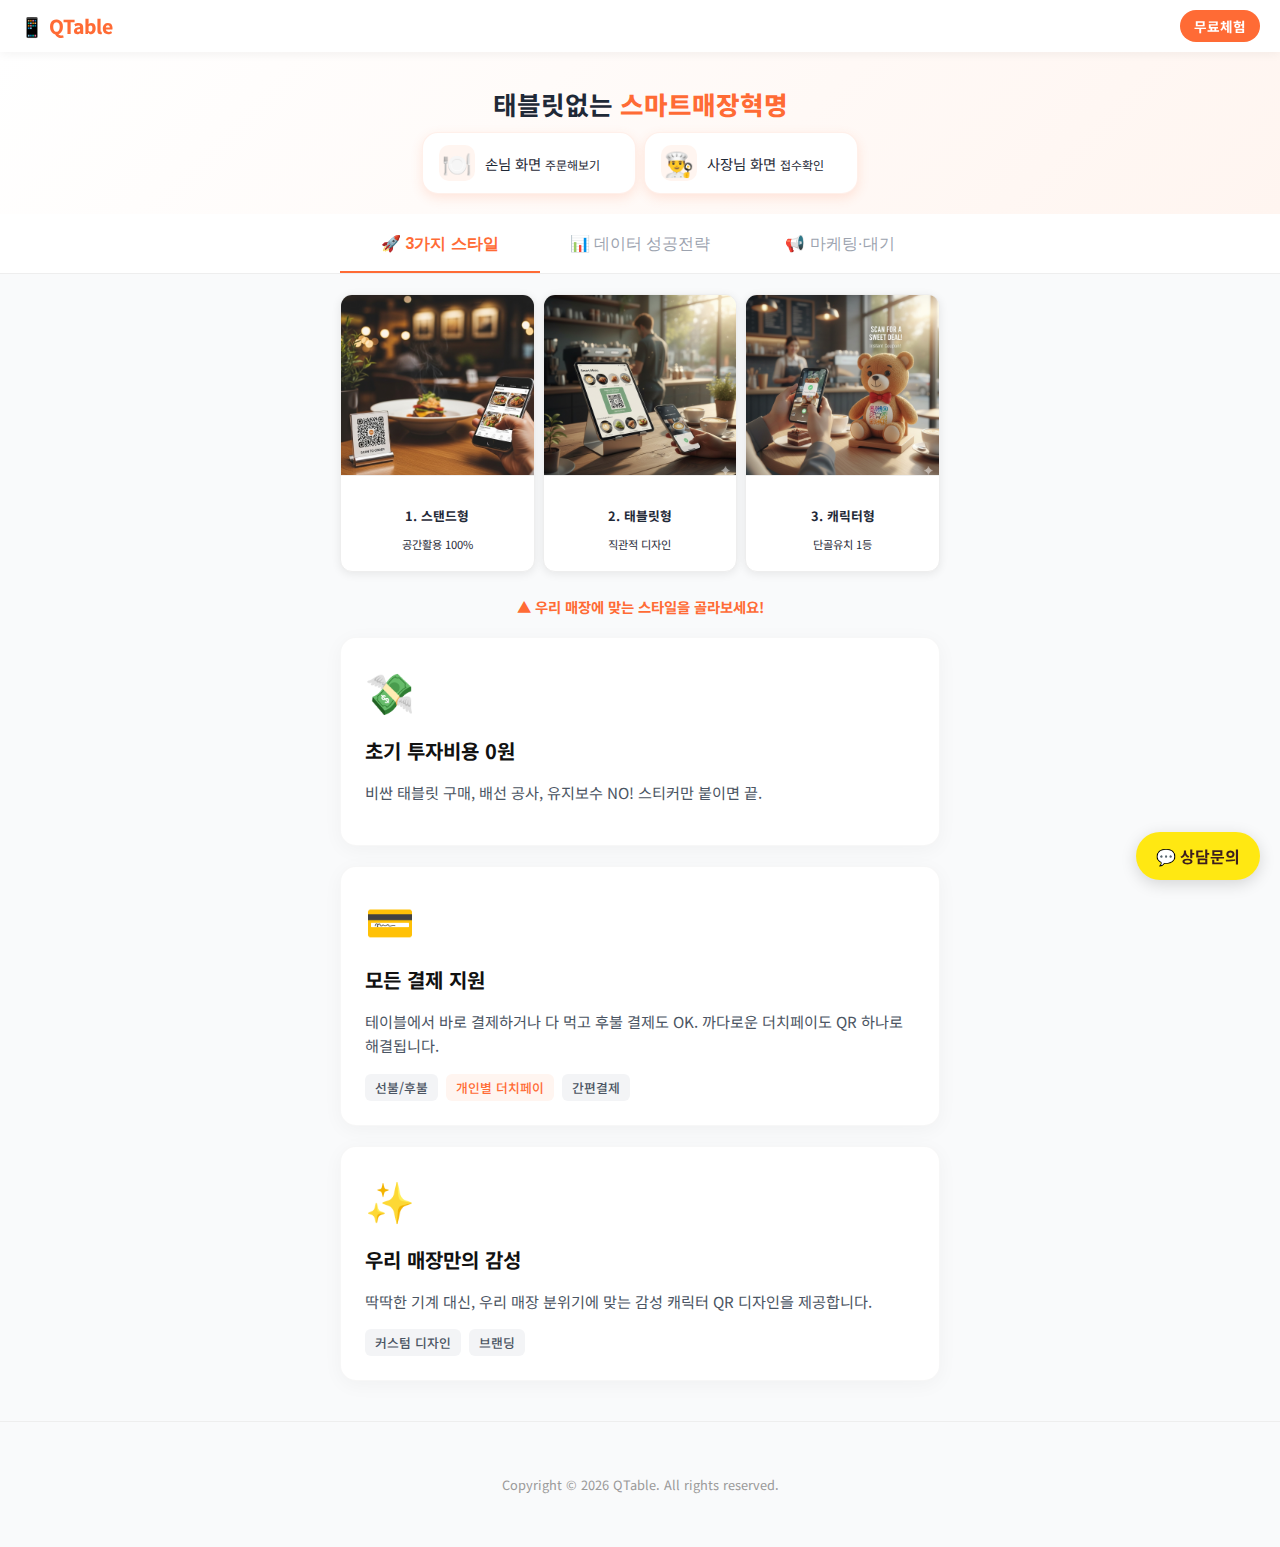
<file: index.html>
<!DOCTYPE html>
<html lang="ko">

<head>
    <meta charset="UTF-8">
    <meta name="viewport" content="width=device-width, initial-scale=1.0, maximum-scale=1.0, user-scalable=no">
    <title>QTable | 태블릿 없는 스마트 매장</title>
    <meta name="description" content="초기비용 0원, 태블릿 없이 QR 하나로 주문부터 대기, 마케팅까지 한번에 해결하세요.">
    <link rel="preconnect" href="https://fonts.googleapis.com">
    <link href="https://fonts.googleapis.com/css2?family=Noto+Sans+KR:wght@300;400;500;700&display=swap"
        rel="stylesheet">

    <!-- Open Graph for Social Sharing -->
    <meta property="og:type" content="website">
    <meta property="og:url" content="https://qtable-demo.vercel.app/">
    <meta property="og:title" content="QTable | 태블릿 없는 스마트 매장 혁명">
    <meta property="og:description" content="초기비용 0원, 설치비 0원. QR 스티커 하나로 주문부터 대기, 마케팅까지 한번에 해결하세요.">
    <meta property="og:image" content="https://qtable-demo.vercel.app/images/style_stand.jpg">

    <!-- Twitter Card -->
    <meta name="twitter:card" content="summary_large_image">
    <meta name="twitter:title" content="QTable | 태블릿 없는 스마트 매장 혁명">
    <meta name="twitter:description" content="초기비용 0원, 설치비 0원. QR 스티커 하나로 주문부터 대기, 마케팅까지 한번에 해결하세요.">
    <meta name="twitter:image" content="https://qtable-demo.vercel.app/images/style_stand.jpg">
    <style>
        :root {
            --primary: #FF6B35;
            --primary-dark: #E55A2B;
            --bg-light: #F9FAFB;
            --text-main: #1F2937;
            --text-sub: #4B5563;
            --radius: 16px;
        }

        body {
            margin: 0;
            padding: 0;
            font-family: 'Noto Sans KR', sans-serif;
            background: var(--bg-light);
            color: var(--text-main);
            overflow-x: hidden;
        }

        /* Header Compact */
        header {
            background: white;
            padding: 10px 20px;
            box-shadow: 0 2px 10px rgba(0, 0, 0, 0.05);
            display: flex;
            justify-content: space-between;
            align-items: center;
            position: sticky;
            top: 0;
            z-index: 100;
        }

        .logo {
            font-weight: 800;
            font-size: 1.2rem;
            color: var(--primary);
            text-decoration: none;
            display: flex;
            align-items: center;
            gap: 6px;
        }

        .btn-start {
            background: var(--primary);
            color: white;
            padding: 6px 14px;
            border-radius: 20px;
            font-size: 0.85rem;
            font-weight: bold;
            text-decoration: none;
            transition: transform 0.2s;
        }

        /* Hero Compact */
        .hero {
            text-align: center;
            padding: 20px 20px;
            /* 패딩 대폭 축소 */
            background: linear-gradient(135deg, white 0%, #FFF5F0 100%);
        }

        .hero h1 {
            font-size: 1.6rem;
            /* 폰트 사이즈 조정 */
            line-height: 1.2;
            margin-bottom: 8px;
            word-break: keep-all;
            /* 한 줄 강제 */
            white-space: nowrap;
        }

        @media (max-width: 400px) {
            .hero h1 {
                font-size: 1.3rem;
                white-space: normal;
            }
        }

        .hero h1 span {
            color: var(--primary);
            font-weight: 800;
        }

        .hero p {
            display: none;
            /* 부가 텍스트 숨김으로 공간 확보 */
        }

        /* Hero Actions Compact */
        .hero-actions {
            display: flex;
            gap: 8px;
            justify-content: center;
            margin-top: 12px;
        }

        .action-card {
            background: white;
            padding: 12px 16px;
            border-radius: 16px;
            text-decoration: none;
            color: var(--text-main);
            display: flex;
            align-items: center;
            gap: 10px;
            box-shadow: 0 4px 12px rgba(255, 107, 53, 0.15);
            border: 1px solid rgba(255, 107, 53, 0.1);
            transition: transform 0.2s, border-color 0.2s;
            flex: 1;
            max-width: 180px;
            text-align: left;
        }

        .action-card .icon {
            font-size: 1.5rem;
            background: #FFF5F0;
            width: 36px;
            height: 36px;
            display: flex;
            align-items: center;
            justify-content: center;
            border-radius: 10px;
        }

        .action-card .title {
            font-size: 0.9rem;
            margin-bottom: 2px;
        }

        .action-card .desc {
            font-size: 0.75rem;
        }

        .hero-tip {
            font-size: 0.75rem;
            color: #666;
            margin-top: 10px;
            margin-bottom: 0;
            background: rgba(255, 255, 255, 0.6);
            backdrop-filter: blur(4px);
            display: inline-block;
            padding: 4px 12px;
            border-radius: 20px;
            border: 1px solid rgba(0, 0, 0, 0.05);
        }

        /* Tabs */
        .tab-container {
            background: white;
            border-bottom: 1px solid #eee;
            position: sticky;
            top: 54px;
            /* 헤더 높이 반영 */
            z-index: 90;
            padding-top: 4px;
        }

        .tabs {
            display: flex;
            overflow-x: auto;
            scrollbar-width: none;
            max-width: 600px;
            margin: 0 auto;
        }

        .tabs::-webkit-scrollbar {
            display: none;
        }

        .tab-btn {
            flex: 1;
            padding: 16px;
            border: none;
            background: none;
            font-size: 1rem;
            font-weight: 500;
            color: #9CA3AF;
            cursor: pointer;
            white-space: nowrap;
            transition: all 0.3s;
            border-bottom: 2px solid transparent;
        }

        .tab-btn.active {
            color: var(--primary);
            border-bottom-color: var(--primary);
            font-weight: 700;
        }

        /* Content Sections */
        .content-area {
            max-width: 600px;
            margin: 0 auto;
            padding: 20px 16px;
            /* 패딩 축소 */
        }

        .style-grid {
            display: grid;
            grid-template-columns: repeat(3, 1fr);
            gap: 8px;
            margin-bottom: 24px;
        }

        @media (max-width: 600px) {

            /* 모바일에서도 한 줄에 보이도록 변경하거나, 가로 스크롤 적용 */
            .style-grid {
                grid-template-columns: repeat(3, 1fr);
                /* 강제 가로 정렬 */
                overflow-x: auto;
                padding-bottom: 10px;
            }
        }

        .style-img {
            width: 100%;
            height: 120px;
            /* 한 화면 확보를 위해 높이 조정 */
            object-fit: cover;
            border-bottom: 1px solid #f0f0f0;
        }

        @media (min-width: 601px) {
            .style-img {
                height: 180px;
            }
        }

        .style-info {
            padding: 8px;
        }

        .style-info h4 {
            font-size: 0.8rem;
            margin-bottom: 2px;
        }

        .style-info p {
            font-size: 0.7rem;
            display: none;
        }

        /* 공간 확보를 위해 설명 숨김 (모바일) */

        @media (min-width: 601px) {
            .style-info p {
                display: block;
            }
        }

        .section-header {
            text-align: center;
            margin-bottom: 30px;
        }

        .section-header h3 {
            font-size: 1.4rem;
            margin: 0 0 8px 0;
            color: #111;
        }

        .section-header p {
            font-size: 0.95rem;
            color: #666;
            margin: 0;
            word-break: keep-all;
        }

        .tab-content {
            display: none;
            animation: fadeIn 0.3s ease-in-out;
        }

        .tab-content.active {
            display: block;
        }

        @keyframes fadeIn {
            from {
                opacity: 0;
                transform: translateY(10px);
            }

            to {
                opacity: 1;
                transform: translateY(0);
            }
        }

        .feature-card {
            background: white;
            border-radius: var(--radius);
            padding: 24px;
            margin-bottom: 20px;
            box-shadow: 0 4px 20px rgba(0, 0, 0, 0.04);
            border: 1px solid rgba(0, 0, 0, 0.03);
            text-align: left;
        }

        .feature-icon {
            font-size: 2.5rem;
            margin-bottom: 16px;
            display: block;
        }

        .feature-title {
            font-size: 1.25rem;
            font-weight: 700;
            margin-bottom: 10px;
            color: #111;
        }

        .feature-desc {
            color: var(--text-sub);
            line-height: 1.6;
            font-size: 0.95rem;
            margin-bottom: 16px;
        }

        .tag-group {
            display: flex;
            flex-wrap: wrap;
            gap: 8px;
        }

        .tag {
            background: #F3F4F6;
            color: #4B5563;
            padding: 4px 10px;
            border-radius: 6px;
            font-size: 0.8rem;
            font-weight: 500;
        }

        .tag.highlight {
            background: #FFF5F0;
            color: var(--primary);
        }

        .style-card {
            background: white;
            border-radius: 12px;
            overflow: hidden;
            box-shadow: 0 2px 10px rgba(0, 0, 0, 0.08);
            border: 1px solid #eee;
            transition: transform 0.2s;
        }

        .tooltip-trigger {
            position: relative;
            display: inline-block;
            border-bottom: 1px dashed #999;
            cursor: help;
        }

        .tooltip {
            visibility: hidden;
            width: 220px;
            background-color: #333;
            color: #fff;
            text-align: center;
            border-radius: 6px;
            padding: 10px;
            position: absolute;
            z-index: 1;
            bottom: 135%;
            left: 50%;
            margin-left: -110px;
            opacity: 0;
            transition: opacity 0.3s;
            font-size: 0.8rem;
            font-weight: normal;
            box-shadow: 0 4px 12px rgba(0, 0, 0, 0.2);
        }

        .tooltip::after {
            content: "";
            position: absolute;
            top: 100%;
            left: 50%;
            margin-left: -5px;
            border-width: 5px;
            border-style: solid;
            border-color: #333 transparent transparent transparent;
        }

        .tooltip-trigger:hover .tooltip {
            visibility: visible;
            opacity: 1;
        }

        .floating-btn {
            position: fixed;
            bottom: 20px;
            right: 20px;
            background: #FFE812;
            color: #3C1E1E;
            padding: 12px 20px;
            border-radius: 30px;
            font-weight: bold;
            box-shadow: 0 4px 16px rgba(0, 0, 0, 0.15);
            text-decoration: none;
            display: flex;
            align-items: center;
            gap: 8px;
            z-index: 200;
            transition: transform 0.2s;
        }

        .floating-btn:hover {
            transform: scale(1.05);
        }

        footer {
            background: #F9FAFB;
            padding: 40px 20px;
            text-align: center;
            color: #999;
            font-size: 0.8rem;
            border-top: 1px solid #eee;
        }
    </style>
</head>

<body>
    <header>
        <a href="#" class="logo">📱 QTable</a>
        <a href="#" onclick="window.scrollTo(0,0); return false;" class="btn-start">무료체험</a>
    </header>

    <div class="hero">
        <h1>태블릿없는 <span>스마트매장혁명</span></h1>

        <!-- 상단 배치된 직관적 체험 버튼 -->
        <div class="hero-actions">
            <a href="customer.html" class="action-card" target="_blank">
                <span class="icon">🍽️</span>
                <div class="text">
                    <span class="title">손님 화면</span>
                    <span class="desc">주문해보기</span>
                </div>
            </a>
            <a href="owner.html" class="action-card" target="_blank">
                <span class="icon">👨‍🍳</span>
                <div class="text">
                    <span class="title">사장님 화면</span>
                    <span class="desc">접수확인</span>
                </div>
            </a>
        </div>
        <p class="hero-tip">💡 <strong>Tip</strong>: 두 창을 동시에 띄워보세요!</p>
    </div>

    <!-- 탭 네비게이션 -->
    <div class="tab-container">
        <div class="tabs">
            <button class="tab-btn active" onclick="openTab('smart-order')">🚀 3가지 스타일</button>
            <button class="tab-btn" onclick="openTab('ai-data')">📊 데이터 성공전략</button>
            <button class="tab-btn" onclick="openTab('marketing')">📢 마케팅·대기</button>
        </div>
    </div>

    <!-- 1. 스마트 오더 섹션 (3가지 스타일 최상단 배치) -->
    <div id="smart-order" class="content-area tab-content active">

        <!-- 3가지 스타일 소개 섹션 (최상단 강조) -->
        <div style="text-align: center; margin-bottom: 20px;">
            <div class="style-grid">
                <div class="style-card">
                    <img src="images/style_character.jpg" alt="테이블 스탠드형" class="style-img">
                    <div class="style-info">
                        <h4>1. 스탠드형</h4>
                        <p>공간활용 100%</p>
                    </div>
                </div>
                <div class="style-card">
                    <img src="images/style_stand.jpg" alt="태블릿 메뉴형" class="style-img">
                    <div class="style-info">
                        <h4>2. 태블릿형</h4>
                        <p>직관적 디자인</p>
                    </div>
                </div>
                <div class="style-card">
                    <img src="images/style_tablet.jpg" alt="감성 캐릭터형" class="style-img">
                    <div class="style-info">
                        <h4>3. 캐릭터형</h4>
                        <p>단골유치 1등</p>
                    </div>
                </div>
            </div>
            <p style="font-size:0.9rem; color:var(--primary); font-weight:bold;">▲ 우리 매장에 맞는 스타일을 골라보세요!</p>
        </div>

        <div class="feature-card" style="margin-top: 10px;">
            <span class="feature-icon">💸</span>
            <div class="feature-title">초기 투자비용 0원</div>
            <p class="feature-desc">비싼 태블릿 구매, 배선 공사, 유지보수 NO! 스티커만 붙이면 끝.</p>
        </div>
        <div class="feature-card">
            <span class="feature-icon">💳</span>
            <div class="feature-title">모든 결제 지원</div>
            <p class="feature-desc">테이블에서 바로 결제하거나 다 먹고 후불 결제도 OK. 까다로운 더치페이도 QR 하나로 해결됩니다.</p>
            <div class="tag-group">
                <span class="tag">선불/후불</span>
                <span class="tag highlight">개인별 더치페이</span>
                <span class="tag">간편결제</span>
            </div>
        </div>

        <div class="feature-card">
            <span class="feature-icon">✨</span>
            <div class="feature-title">우리 매장만의 감성</div>
            <p class="feature-desc">딱딱한 기계 대신, 우리 매장 분위기에 맞는 감성 캐릭터 QR 디자인을 제공합니다.</p>
            <div class="tag-group">
                <span class="tag">커스텀 디자인</span>
                <span class="tag">브랜딩</span>
            </div>
        </div>
    </div>

    <!-- 2. 데이터 솔루션 섹션 -->
    <div id="ai-data" class="content-area tab-content">
        <div class="section-header">
            <h3>데이터로 매장 키우기</h3>
            <p>감으로 하는 장사는 그만, 이제 데이터로 승부하세요.</p>
        </div>
        <div class="feature-card">
            <span class="feature-icon">🤖</span>
            <div class="feature-title">AI 맞춤형 솔루션</div>
            <p class="feature-desc">수집된 사용자 데이터(성별, 연령, 주문패턴)를 분석하여 우리 매장만의 성공 전략을 제안합니다.</p>
            <div class="tag-group">
                <span class="tag highlight">고객 데이터 수집</span>
                <span class="tag">트렌드 분석</span>
            </div>
        </div>
        <div class="feature-card">
            <span class="feature-icon">📍</span>
            <div class="feature-title">상권 분석 & 성공 전략</div>
            <p class="feature-desc">내 주변 상권 데이터를 분석하여 매출 저조 시 신메뉴 제안, 이벤트 데이 전략 등을 코칭해드립니다.</p>
            <div class="tag-group">
                <span class="tag">상권지도</span>
                <span class="tag">경쟁사 분석</span>
                <span class="tag highlight">매출 증대 코칭</span>
            </div>
        </div>
    </div>

    <!-- 3. 마케팅/대기 섹션 -->
    <div id="marketing" class="content-area tab-content">
        <div class="section-header">
            <h3>단골 손님 만들기</h3>
            <p>기다리는 순간부터 나가는 순간까지 완벽하게 케어합니다.</p>
        </div>
        <div class="feature-card">
            <span class="feature-icon">⏳</span>
            <div class="feature-title">설치비 0원 대기 시스템</div>
            <p class="feature-desc">비싼 웨이팅 기계 대신 QR로 대기 등록. <span class="tooltip-trigger">카카오톡 알림
                    <span class="tooltip">※ 사전 준비사항: 카카오 비즈니스 채널 개설이 필요합니다.</span>
                </span>으로 순서를 알려드립니다.</p>
            <div class="tag-group">
                <span class="tag highlight">웨이팅 무료</span>
                <span class="tag">노쇼 방지</span>
            </div>
        </div>
        <div class="feature-card">
            <span class="feature-icon">🎁</span>
            <div class="feature-title">자동 마케팅 & 쿠폰</div>
            <p class="feature-desc">네이버 리뷰 작성 시 포인트 자동 적립! 비오는 날, 생일 등 타겟 고객에게 카톡 쿠폰을 발송하세요.</p>
            <div class="tag-group">
                <span class="tag highlight">네이버 예약 연동</span>
                <span class="tag">재방문 유도</span>
                <span class="tag">단골 관리</span>
            </div>
        </div>
    </div>

    <!-- Footer -->
    <footer>
        <p>Copyright © 2026 QTable. All rights reserved.</p>
    </footer>

    <a href="https://pf.kakao.com" target="_blank" class="floating-btn">
        💬 상담문의
    </a>

    <script>
        function openTab(tabId) {
            // Hide all tabs
            document.querySelectorAll('.tab-content').forEach(el => el.classList.remove('active'));
            document.querySelectorAll('.tab-btn').forEach(el => el.classList.remove('active'));

            // Show selected tab
            document.getElementById(tabId).classList.add('active');

            // Highlight button
            const buttons = document.querySelectorAll('.tab-btn');
            if (tabId === 'smart-order') buttons[0].classList.add('active');
            if (tabId === 'ai-data') buttons[1].classList.add('active');
            if (tabId === 'marketing') buttons[2].classList.add('active');
        }
    </script>
</body>

</html>
</file>
